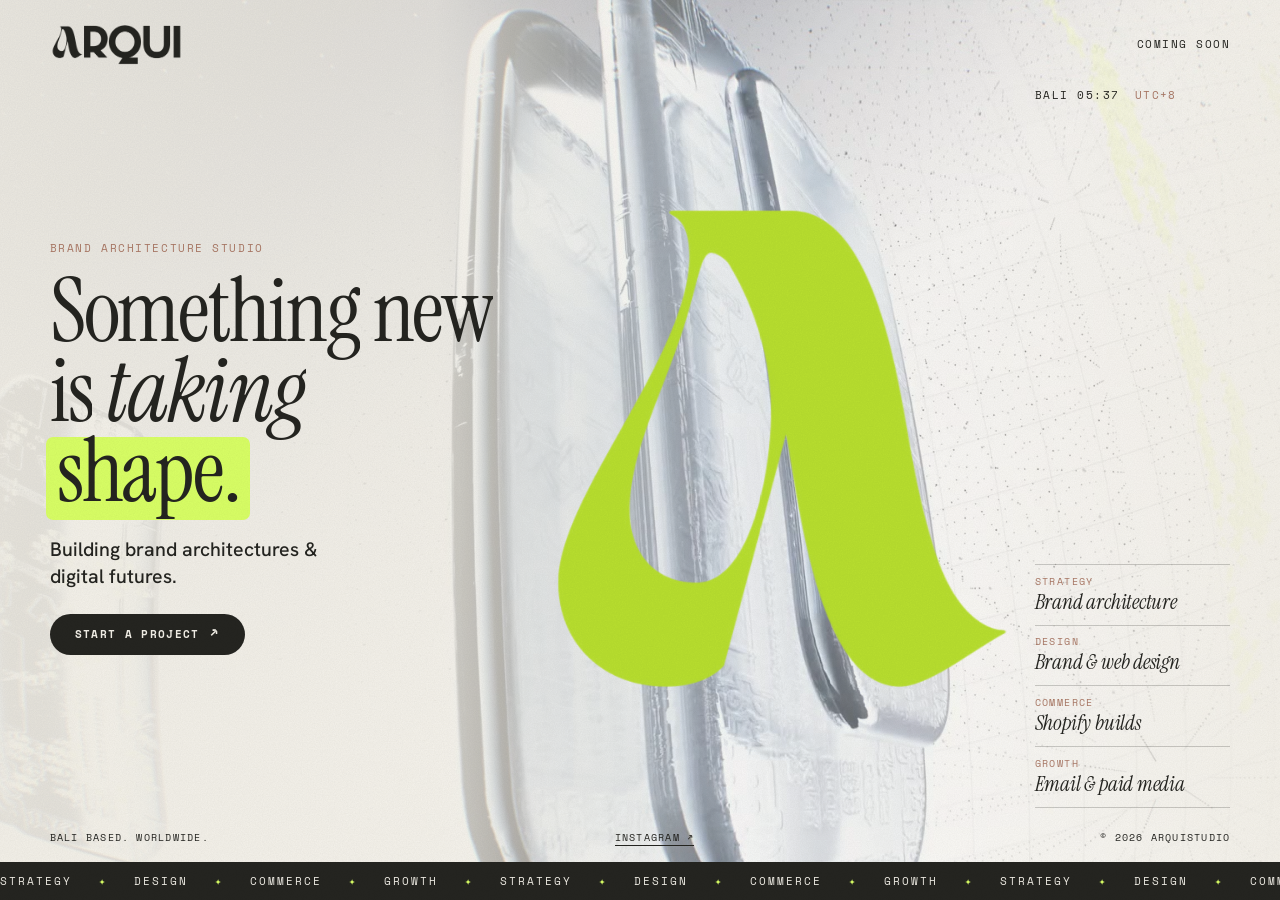
<file: index.html>
<!doctype html>
<html lang="en">
<head>
  <meta charset="utf-8">
  <meta name="viewport" content="width=device-width, initial-scale=1">
  <title>ARQUISTUDIO — Something new is taking shape</title>
  <meta name="description" content="Building brand architectures & digital futures. Strategy. Design. Commerce. Growth. Bali based. Worldwide. Coming soon.">
  <meta name="theme-color" content="#F3F0E8">
  <meta property="og:title" content="ARQUISTUDIO — Something new is taking shape">
  <meta property="og:description" content="Building brand architectures & digital futures. Coming soon.">
  <meta property="og:url" content="https://arquistudio.co">
  <meta property="og:type" content="website">
  <link rel="icon" type="image/jpeg" href="assets/favicon.jpg">
  <link rel="canonical" href="https://arquistudio.co">

  <link rel="preconnect" href="https://fonts.googleapis.com">
  <link rel="preconnect" href="https://fonts.gstatic.com" crossorigin>
  <link href="https://fonts.googleapis.com/css2?family=Hanken+Grotesk:wght@400;500;600&family=Instrument+Serif:ital@0;1&family=Space+Mono&display=swap" rel="stylesheet">
  <link rel="stylesheet" href="styles.css">
  <script>document.documentElement.classList.add('js');</script>
</head>
<body>
  <div class="page">

    <div class="bg" aria-hidden="true">
      <video class="bg-video" autoplay muted loop playsinline preload="auto" poster="assets/bg-poster.jpg">
        <source src="assets/bg-loop.mp4" type="video/mp4">
      </video>
      <div class="bg-veil"></div>
    </div>

    <header class="top">
      <a class="brand" href="./" aria-label="ARQUISTUDIO home" data-cursor-dot>
        <img src="assets/arqui-wordmark.png" alt="ARQUI" width="1320" height="450">
      </a>
      <p class="tag">Coming soon</p>
    </header>

    <main class="hero">
      <img class="mark" src="assets/arqui-a-lime.png" alt="" width="1120" height="1200" aria-hidden="true">

      <aside class="aside reveal" style="--d:1.35s" aria-label="Studio details">
        <p class="clock">Bali <time id="clock">--:--</time> <span>UTC+8</span></p>
        <ul class="services">
          <li data-info="Positioning, naming and the thinking behind a brand, set out before a single pixel is drawn."><span>Strategy</span><em>Brand architecture</em></li>
          <li data-info="Brand identity, websites and email design that share one visual language, from the logo to the last page."><span>Design</span><em>Brand &amp; web design</em></li>
          <li data-info="Fast, fixed-price Shopify stores built to sell, with checkout, payments and shipping ready at launch."><span>Commerce</span><em>Shopify builds</em></li>
          <li data-info="Launch plans, email marketing and paid media that put the brand in front of the right people."><span>Growth</span><em>Email &amp; paid media</em></li>
        </ul>
      </aside>

      <p class="eyebrow reveal" style="--d:.05s">Brand architecture studio</p>

      <h1 class="headline" aria-label="Something new is taking shape.">
        <span class="line"><span class="word">Something</span> <span class="word">new</span></span>
        <span class="line"><span class="word">is</span> <span class="word it">taking</span></span>
        <span class="line"><span class="word hl">shape.</span></span>
      </h1>

      <p class="sub reveal" style="--d:.9s">Building brand architectures &amp; digital futures.</p>

      <div class="launch-note reveal" style="--d:1.05s" id="launch-note">
        <a class="follow" id="cta" href="mailto:anna@arquistudio.co?subject=New%20project%20enquiry" data-cursor-dot="light"><span>Start a project</span><span class="arrow" aria-hidden="true">↗</span></a>
      </div>
    </main>

    <footer class="meta reveal" style="--d:1.2s">
      <p>Bali based. Worldwide.</p>
      <a href="https://instagram.com/arquistudio.co" target="_blank" rel="noopener" data-cursor-dot>Instagram ↗</a>
      <p>© <span id="year">2026</span> ARQUISTUDIO</p>
    </footer>

    <div class="marquee" aria-hidden="true" data-cursor-scheme="dark">
      <div class="track">
        <span>Strategy</span><i>✦</i><span>Design</span><i>✦</i><span>Commerce</span><i>✦</i><span>Growth</span><i>✦</i>
        <span>Strategy</span><i>✦</i><span>Design</span><i>✦</i><span>Commerce</span><i>✦</i><span>Growth</span><i>✦</i>
        <span>Strategy</span><i>✦</i><span>Design</span><i>✦</i><span>Commerce</span><i>✦</i><span>Growth</span><i>✦</i>
        <span>Strategy</span><i>✦</i><span>Design</span><i>✦</i><span>Commerce</span><i>✦</i><span>Growth</span><i>✦</i>
      </div>
    </div>

  </div>
  <div class="modal" id="modal" role="dialog" aria-modal="true" aria-labelledby="modal-title" hidden>
    <div class="modal-backdrop" data-close></div>
    <div class="modal-card">
      <button class="modal-x" type="button" data-close aria-label="Close" data-cursor-dot>×</button>
      <form id="enquiry" novalidate>
        <p class="eyebrow">New project</p>
        <h2 id="modal-title">Let&rsquo;s build <em>something.</em></h2>
        <p class="modal-sub">Three quick details and we&rsquo;ll be in touch.</p>
        <label class="fld"><span>Name</span><input name="name" type="text" autocomplete="name" required data-cursor-text></label>
        <label class="fld"><span>Company</span><input name="company_name" type="text" autocomplete="organization" data-cursor-text></label>
        <label class="fld"><span>Email</span><input name="email" type="email" inputmode="email" autocomplete="email" required data-cursor-text></label>
        <input class="vh" type="text" name="_gotcha" tabindex="-1" autocomplete="off" aria-hidden="true">
        <button class="follow send" type="submit" data-cursor-dot="light"><span>Send it</span><span class="arrow" aria-hidden="true">→</span></button>
        <p class="note" id="enq-note" role="status" aria-live="polite"></p>
      </form>
    </div>
  </div>
  <svg class="lg-defs" width="0" height="0" aria-hidden="true" focusable="false">
    <filter id="lg" filterUnits="userSpaceOnUse" primitiveUnits="userSpaceOnUse" x="0" y="0" width="300" height="150" color-interpolation-filters="sRGB">
      <feImage id="lg-map" x="0" y="0" width="300" height="150" preserveAspectRatio="none" result="map"/>
      <!-- three passes at slightly different strengths split red, green and blue along the curved edge -->
      <feDisplacementMap id="lg-dr" in="SourceGraphic" in2="map" scale="90" xChannelSelector="R" yChannelSelector="G" result="dr"/>
      <feColorMatrix in="dr" type="matrix" values="1 0 0 0 0  0 0 0 0 0  0 0 0 0 0  0 0 0 1 0" result="r"/>
      <feDisplacementMap id="lg-dg" in="SourceGraphic" in2="map" scale="96" xChannelSelector="R" yChannelSelector="G" result="dg"/>
      <feColorMatrix in="dg" type="matrix" values="0 0 0 0 0  0 1 0 0 0  0 0 0 0 0  0 0 0 1 0" result="g"/>
      <feDisplacementMap id="lg-db" in="SourceGraphic" in2="map" scale="102" xChannelSelector="R" yChannelSelector="G" result="db"/>
      <feColorMatrix in="db" type="matrix" values="0 0 0 0 0  0 0 0 0 0  0 0 1 0 0  0 0 0 1 0" result="b"/>
      <feBlend in="r" in2="g" mode="screen" result="rg"/>
      <feBlend in="rg" in2="b" mode="screen"/>
    </filter>
  </svg>
  <div class="cursor" aria-hidden="true"><div class="cursor-dot"></div><div class="cursor-ring"><span class="cursor-label"></span><div class="cursor-info"><span class="ci-kicker"></span><strong class="ci-title"></strong><p class="ci-text"></p></div></div></div>
  <script src="main.js"></script>
</body>
</html>
</file>
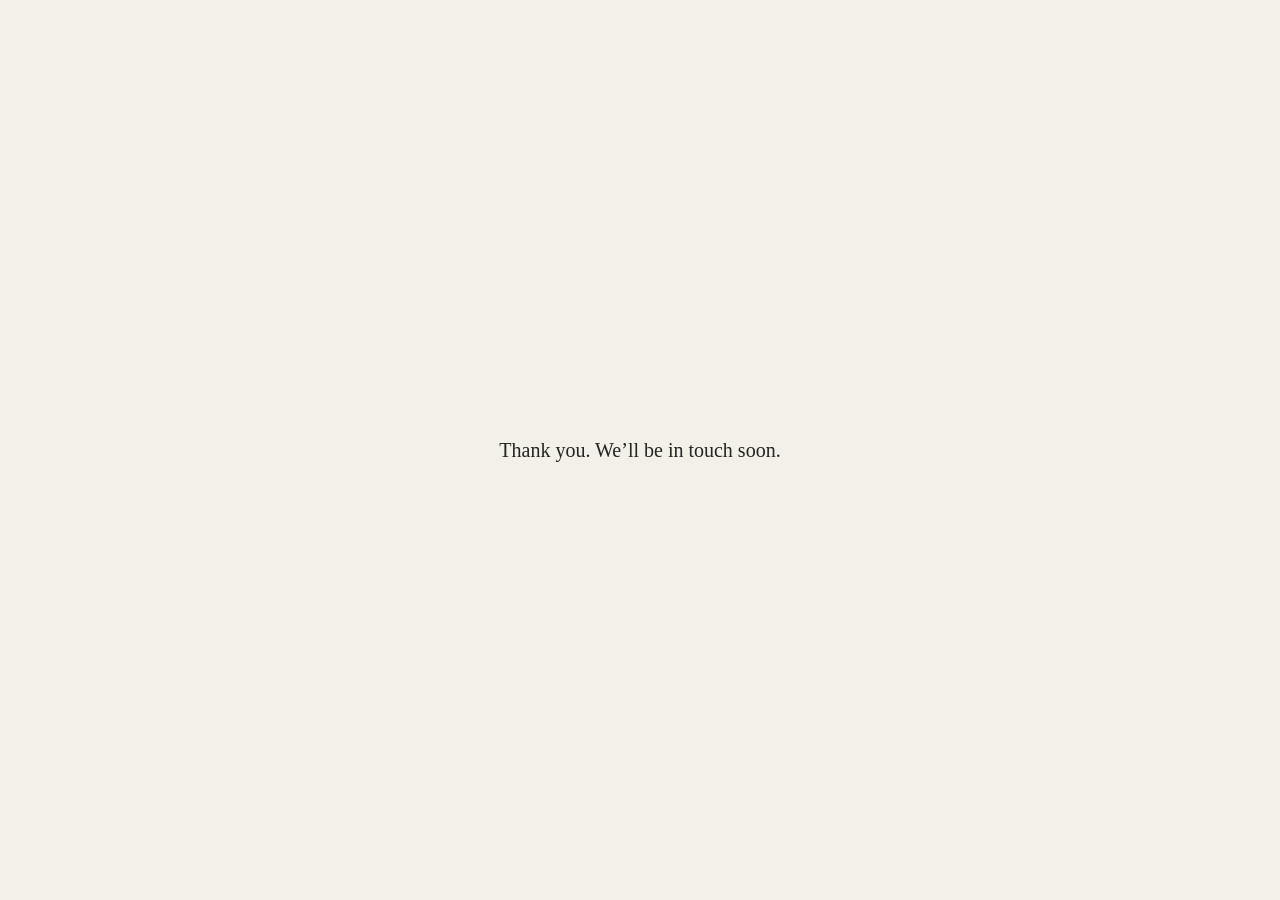
<file: thanks.html>
<!doctype html>
<html lang="en"><head><meta charset="utf-8"><meta name="viewport" content="width=device-width, initial-scale=1">
<meta name="robots" content="noindex"><title>Thank you · ARQUISTUDIO</title>
<style>body{margin:0;min-height:100vh;display:grid;place-items:center;background:#F3F0E8;color:#242420;font:400 20px/1.4 Georgia,serif}</style>
</head><body><p>Thank you. We&rsquo;ll be in touch soon.</p></body></html>
</file>
<file: styles.css>
:root {
  --bone: #F3F0E8;
  --ink: #242420;
  --sage: #B9C1A5;
  --electric: #D9FF65;
  --clay: #AA7865;

  --font-display: 'Instrument Serif', 'Times New Roman', serif;
  --font-body: 'Hanken Grotesk', system-ui, sans-serif;
  --font-mono: 'Space Mono', ui-monospace, monospace;

  --gutter: clamp(18px, 4vw, 56px);
  --ease: cubic-bezier(0.22, 1, 0.36, 1);
}

*, *::before, *::after { box-sizing: border-box; }
html { -webkit-text-size-adjust: 100%; }
body {
  margin: 0;
  background: var(--bone);
  color: var(--ink);
  font-family: var(--font-body);
  -webkit-font-smoothing: antialiased;
  overflow-x: hidden;
}
img { display: block; max-width: 100%; height: auto; }
a { color: inherit; }
.vh { position: absolute; width: 1px; height: 1px; overflow: hidden; clip: rect(0 0 0 0); white-space: nowrap; }

.page {
  min-height: 100vh;
  min-height: 100svh;
  display: flex;
  flex-direction: column;
  position: relative;
  overflow: hidden;
}

/* ---------- header ---------- */
.top {
  position: relative;
  display: flex;
  align-items: center;
  justify-content: space-between;
  padding: clamp(14px, 2.4vw, 28px) var(--gutter) 0;
}
.brand img {
  width: clamp(120px, 14vw, 190px);
}
.tag {
  margin: 0;
  display: inline-flex;
  align-items: center;
  gap: 10px;
  font: 400 11px/1 var(--font-mono);
  letter-spacing: .14em;
  text-transform: uppercase;
}

/* ---------- hero ---------- */
.hero {
  position: relative;
  flex: 1;
  display: flex;
  flex-direction: column;
  justify-content: center;
  padding: clamp(16px, 3.5vh, 48px) var(--gutter);
}
.mark {
  position: absolute;
  z-index: -1;
  right: 0;
  top: 50%;
  width: clamp(180px, min(34vw, 62svh), 520px);
  pointer-events: none;
  transform: translate3d(var(--px, 0px), calc(-50% + var(--py, 0px)), 0) rotate(var(--rot, 0deg));
  will-change: transform;
}
.js .mark { opacity: 0; animation: markIn 1.6s var(--ease) .3s forwards; }
@keyframes markIn {
  from { opacity: 0; clip-path: inset(100% 0 0 0); }
  to   { opacity: 1; clip-path: inset(0 0 0 0); }
}

.eyebrow {
  margin: 0 0 clamp(14px, 2vw, 26px);
  font: 400 12px/1 var(--font-mono);
  letter-spacing: .14em;
  text-transform: uppercase;
  color: var(--clay);
}

.headline {
  margin: 0;
  font-family: var(--font-display);
  font-weight: 400;
  /* sized by width AND height so the whole page fits one screen */
  font-size: clamp(2.8rem, min(12.4vw, calc((100svh - 505px) / 2.7)), 11.5rem);
  line-height: .9;
  letter-spacing: -.025em;
}
.headline .line { display: block; }
.headline .word { display: inline-block; position: relative; white-space: nowrap; }
.headline .it { font-style: italic; }

/* split characters (added by JS) */
.js .headline .word { overflow: hidden; padding-bottom: .12em; margin-bottom: -.12em; vertical-align: top; }
.headline .c {
  display: inline-block;
  transform: translateY(0);
}
.js .headline .c {
  transform: translateY(110%);
  animation: charIn 1.1s var(--ease) forwards;
  animation-delay: calc(.2s + var(--i) * .035s);
}
@keyframes charIn { to { transform: translateY(0); } }

/* lime highlight behind "shape." */
.headline .hl { z-index: 0; padding-inline: .12em; margin-inline: -.04em; }
.headline .hl::before {
  content: '';
  position: absolute;
  inset: .06em 0 .02em;
  background: var(--electric);
  border-radius: .08em;
  z-index: -1;
}
.js .headline .hl::before {
  transform: scaleX(0);
  transform-origin: left;
  /* starts only after the last letter of the heading has landed (~2.2s) */
  animation: wipe 1.1s var(--ease) 2.25s forwards;
}
@keyframes wipe { to { transform: scaleX(1); } }

.sub {
  margin: clamp(22px, 3vw, 40px) 0 0;
  max-width: 28ch;
  font-size: clamp(1.05rem, 1.7vw, 1.4rem);
  line-height: 1.35;
  font-weight: 500;
}

/* fade/slide-up utility */
.js .reveal {
  opacity: 0;
  transform: translateY(18px);
  animation: up 1s var(--ease) forwards;
  animation-delay: var(--d, 0s);
}
@keyframes up { to { opacity: 1; transform: none; } }

/* ---------- signup ---------- */
.signup { margin-top: clamp(22px, 3vw, 36px); width: min(100%, 520px); }
.field {
  display: flex;
  align-items: stretch;
  border: 1px solid var(--ink);
  border-radius: 999px;
  background: var(--bone);
  padding: 5px;
}
.field input {
  flex: 1;
  min-width: 0;
  border: 0;
  background: transparent;
  padding: 0 18px;
  font: 500 16px var(--font-body);
  color: var(--ink);
  outline: none;
}
.field input::placeholder { color: rgba(36, 36, 32, .45); }
.field button {
  position: relative;
  overflow: hidden;
  display: inline-flex;
  align-items: center;
  gap: 10px;
  border: 0;
  border-radius: 999px;
  padding: 15px 24px;
  background: var(--ink);
  color: var(--bone);
  font: 600 12px/1 var(--font-mono);
  letter-spacing: .12em;
  text-transform: uppercase;
  cursor: pointer;
  isolation: isolate;
  transition: background-color .4s var(--ease);
}
.field button:hover { background: #3a3a34; }
.field button:focus-visible { outline: 2px solid var(--ink); outline-offset: 2px; }
.field button[disabled] { opacity: .6; cursor: progress; }

.note {
  margin: 12px 0 0 18px;
  font-size: 13px;
  color: rgba(36, 36, 32, .62);
  min-height: 1.3em;
}
.note.error { color: var(--clay); }

.signup.done .field { display: none; }
.signup.done .note {
  margin: 0;
  font: 400 clamp(1.6rem, 3vw, 2.4rem)/1.1 var(--font-display);
  color: var(--ink);
  animation: up .9s var(--ease) both;
}
.signup.done .note::before {
  content: '✦ ';
  background: var(--electric);
  border-radius: 999px;
  padding: 0 .35em;
  margin-right: .2em;
  font-size: .7em;
  vertical-align: .12em;
}

/* ---------- footer meta + marquee ---------- */
.meta {
  position: relative;
  z-index: 2;
  display: flex;
  flex-wrap: wrap;
  align-items: center;
  justify-content: space-between;
  gap: 8px 24px;
  padding: 0 var(--gutter) 18px;
  font: 400 11px/1.4 var(--font-mono);
  letter-spacing: .12em;
  text-transform: uppercase;
}
.meta p { margin: 0; }
.meta a { text-decoration: none; border-bottom: 1.5px solid var(--ink); transition: background .3s var(--ease); }
.meta a:hover { background: var(--electric); }

.marquee {
  position: relative;
  z-index: 2;
  overflow: hidden;
  background: var(--ink);
  color: var(--bone);
  padding: 14px 0;
}
.track {
  display: flex;
  width: max-content;
  gap: 28px;
  align-items: center;
  font: 400 12px/1 var(--font-mono);
  letter-spacing: .18em;
  text-transform: uppercase;
  white-space: nowrap;
  animation: slide 34s linear infinite;
}
.track i { font-style: normal; color: var(--electric); }
.marquee.paused .track { animation-play-state: paused; }
@keyframes slide { to { transform: translateX(-50%); } }

/* ---------- small screens ---------- */
@media (max-width: 720px) {
  .mark { top: 36%; right: -18vw; width: 78vw; }
  .tag { font-size: 10px; }
  .field button { padding: 14px 18px; }
  .field button .arrow { display: none; }
  .meta { justify-content: flex-start; }
}

/* ---------- reduced motion ---------- */
@media (prefers-reduced-motion: reduce) {
  .js .reveal, .js .headline .c, .js .mark { animation: none; opacity: 1; transform: none; clip-path: none; }
  .js .headline .hl::before { animation: none; transform: none; }
  .track { animation: none; }
  .mark { transform: translateY(-50%); }
}

/* ---------- cursor (fine pointers only; enabled by main.js) ---------- */
.cursor { display: none; }
.has-cursor, .has-cursor * { cursor: none !important; }
.has-cursor .cursor {
  --ink-c: var(--ink);
  display: block;
  position: fixed;
  inset: 0;
  z-index: 999;
  pointer-events: none;
  opacity: 0;
  transition: opacity .4s var(--ease);
}
.has-cursor .cursor.on { opacity: 1; }
.cursor.dark { --ink-c: var(--bone); }

.cursor-dot, .cursor-ring {
  position: absolute;
  left: 0; top: 0;
  will-change: transform;
}
.cursor-dot::after, .cursor-ring::before { content: ''; position: absolute; border-radius: 50%; }

/* precise dot: no lag */
.cursor-dot::after {
  width: 6px; height: 6px;
  left: -3px; top: -3px;
  background: var(--ink-c);
  transition: transform .4s var(--ease), background-color .3s var(--ease);
}

/* trailing ring: sized and shaped by state */
.cursor-ring::before {
  width: var(--s, 38px);
  height: var(--s, 38px);
  left: calc(var(--s, 38px) / -2);
  top: calc(var(--s, 38px) / -2);
  border: 1px solid var(--ink-c);
  transition:
    width .6s var(--ease), height .6s var(--ease),
    left .6s var(--ease), top .6s var(--ease),
    border-radius .5s var(--ease), background-color .4s var(--ease),
    border-color .4s var(--ease), transform .35s var(--ease), opacity .45s var(--ease),
    backdrop-filter .5s var(--ease), -webkit-backdrop-filter .5s var(--ease);
}
.cursor.down .cursor-ring::before { transform: scale(.82); }

.cursor-label {
  position: absolute;
  left: 0; top: 0;
  transform: translate(-50%, -50%) scale(.6);
  font: 400 9.5px/1 var(--font-mono);
  letter-spacing: .1em;
  text-transform: uppercase;
  color: var(--ink);
  white-space: nowrap;
  opacity: 0;
  transition: opacity .25s var(--ease), transform .5s var(--ease);
}

/* action: link / button becomes an ink disc with a label */
.cursor.action { --s: 58px; }
.cursor.action .cursor-ring::before { background: var(--ink); border-color: var(--ink); }
.cursor.action .cursor-label {
  color: var(--bone); opacity: 1; transform: translate(-50%, -50%) scale(1); transition-delay: .08s; }
.cursor.action .cursor-dot::after { transform: scale(0); }

/* text: slim caret bar over the email field */
.cursor.text .cursor-ring::before {
  width: 2px; height: 30px;
  left: -1px; top: -15px;
  border-radius: 2px;
  background: var(--ink-c);
  border-color: var(--ink-c);
}
.cursor.text .cursor-dot::after { transform: scale(0); }


/* ---------- desktop: one shared unit keeps every proportion fixed ----------
   --u is ~1px at a 1440x760 window and scales with whichever of width or
   height is tighter, so the whole page shrinks or grows as one composition. */
@media (min-width: 721px) {
  :root {
    --u: clamp(.62px, min(calc(100vw / 1440), calc(100svh / 760)), 1.7px);
    --gutter: calc(56 * var(--u));
  }
  .top { padding-top: calc(24 * var(--u)); }
  .brand img { width: calc(150 * var(--u)); }
  .tag { font-size: calc(12 * var(--u)); }
  .hero { padding-block: calc(20 * var(--u)); }
  .mark { width: calc(430 * var(--u)); }
  .eyebrow { font-size: calc(12.5 * var(--u)); margin-bottom: calc(20 * var(--u)); }
  .headline { font-size: calc(100 * var(--u)); }
  .sub { font-size: calc(22 * var(--u)); margin-top: calc(28 * var(--u)); }
  .signup { margin-top: calc(28 * var(--u)); width: calc(540 * var(--u)); }
  .field { padding: calc(5 * var(--u)); }
  .field input { font-size: calc(16 * var(--u)); padding: 0 calc(22 * var(--u)); }
  .field button { font-size: calc(12.5 * var(--u)); padding: calc(16 * var(--u)) calc(28 * var(--u)); }
  .note { font-size: calc(13 * var(--u)); margin: calc(12 * var(--u)) 0 0 calc(22 * var(--u)); }
  .signup.done .note { font-size: calc(36 * var(--u)); margin: 0; }
  .meta { font-size: calc(11.5 * var(--u)); padding-bottom: calc(18 * var(--u)); }
  .marquee { padding: calc(15 * var(--u)) 0; }
  .track { font-size: calc(12.5 * var(--u)); gap: calc(30 * var(--u)); }
}

/* ---------- aside: Bali clock + services ---------- */
.aside { display: none; }
@media (min-width: 721px) {
  .aside {
    position: absolute;
    right: var(--gutter);
    top: calc(26 * var(--u));
    bottom: calc(26 * var(--u));
    width: calc(220 * var(--u));
    display: flex;
    flex-direction: column;
    justify-content: space-between;
  }
  .clock {
    margin: 0;
    font: 400 calc(12 * var(--u))/1 var(--font-mono);
    letter-spacing: .14em;
    text-transform: uppercase;
  }
  .clock time { font-variant-numeric: tabular-nums; }
  .clock span { color: var(--clay); margin-left: .6em; }
  .services { list-style: none; margin: 0; padding: 0; }
  .services li {
    display: flex;
    flex-direction: column;
    gap: calc(5 * var(--u));
    padding: calc(13 * var(--u)) 0;
    border-top: 1px solid rgba(36, 36, 32, .22);
  }
  .services li:last-child { border-bottom: 1px solid rgba(36, 36, 32, .22); }
  .services span {
    font: 400 calc(11 * var(--u))/1 var(--font-mono);
    letter-spacing: .14em;
    text-transform: uppercase;
    color: var(--clay);
  }
  .services em {
    font: italic 400 calc(24 * var(--u))/1.05 var(--font-display);
    letter-spacing: -.01em;
  }
  /* the lime a moves in and grows so it overlaps the headline's tail */
  .mark { width: calc(540 * var(--u)); right: calc(290 * var(--u)); }
}

/* ---------- paper grain ---------- */
body::after {
  content: '';
  position: fixed;
  inset: 0;
  z-index: 50;
  pointer-events: none;
  opacity: .09;
  mix-blend-mode: multiply;
  background-image: url("data:image/svg+xml,%3Csvg xmlns='http://www.w3.org/2000/svg' width='220' height='220'%3E%3Cfilter id='n'%3E%3CfeTurbulence type='fractalNoise' baseFrequency='.85' numOctaves='2' stitchTiles='stitch'/%3E%3CfeColorMatrix values='0 0 0 0 .14 0 0 0 0 .14 0 0 0 0 .12 0 0 0 .9 0'/%3E%3C/filter%3E%3Crect width='220' height='220' filter='url(%23n)'/%3E%3C/svg%3E");
}

/* cursor parts start off screen so nothing sits in the corner before the first move */
.cursor-dot, .cursor-ring { transform: translate3d(-100px, -100px, 0); }

/* ---------- info cursor: clear glass panel over the services list ---------- */
.lg-defs { position: absolute; width: 0; height: 0; overflow: hidden; }

.cursor-info {
  position: absolute;
  width: calc(300 * var(--u, 1px));
  left: calc(-1 * (300 * var(--u, 1px)));
  top: calc(var(--h, 140px) / -2);
  padding: calc(19 * var(--u, 1px)) calc(22 * var(--u, 1px));
  box-sizing: border-box;
  display: flex;
  flex-direction: column;
  gap: calc(8 * var(--u, 1px));
  opacity: 0;
  transition: opacity .3s var(--ease);
  pointer-events: none;
}
.ci-kicker {
  font: 400 calc(10.5 * var(--u, 1px))/1 var(--font-mono);
  letter-spacing: .16em;
  text-transform: uppercase;
  color: #7d4f3d;
}
.ci-title {
  font: italic 400 calc(30 * var(--u, 1px))/1 var(--font-display);
  letter-spacing: -.01em;
  color: var(--ink);
}
.ci-text {
  margin: 0;
  font: 400 calc(13.5 * var(--u, 1px))/1.45 var(--font-body);
  color: rgba(36, 36, 32, .92);
}

/* text slides in from the direction of travel when the row changes */
.cursor-info.swap .ci-kicker, .cursor-info.swap .ci-title, .cursor-info.swap .ci-text {
  animation: ciIn .7s var(--ease) both;
}
.cursor-info.swap .ci-title { animation-delay: .05s; }
.cursor-info.swap .ci-text { animation-delay: .1s; }
@keyframes ciIn {
  from { opacity: 0; transform: translateY(calc(var(--dir, 1) * 16px)); filter: blur(3px); }
  to   { opacity: 1; transform: none; filter: blur(0); }
}

.cursor.info { --w: calc(300 * var(--u, 1px)); }
.cursor.info .cursor-ring::before {
  width: var(--w);
  height: var(--h, 140px);
  left: calc(-1 * var(--w));
  top: calc(var(--h, 140px) / -2);
  border: 0;
  border-radius: calc(30 * var(--u, 1px));
  /* edge lighting drawn from the panel's own rounded shape (white on the lit side, blue-green on the far side) */
  background: var(--shade, none) center / 100% 100% no-repeat;
  -webkit-backdrop-filter: blur(5px) saturate(1.25);
  backdrop-filter: blur(5px) saturate(1.25);
  box-shadow: 0 26px 60px rgba(20, 60, 60, .13), 0 3px 12px rgba(20, 60, 60, .07);
  transition-duration: .55s;
  transition-timing-function: cubic-bezier(.3, 1.35, .5, 1);
}
/* slab lens: flat magnified centre, crisp curved edge that bends the page hard (Chromium browsers) */
@supports (backdrop-filter: url(#lg)) {
  .cursor.info.lens-ready .cursor-ring::before {
    backdrop-filter: url(#lg) blur(.4px) saturate(1.3);
  }
}
/* soft light halo keeps the type readable over bright lime */
.cursor.info .ci-kicker, .cursor.info .ci-title, .cursor.info .ci-text {
  text-shadow: 0 0 10px rgba(255, 255, 255, .6), 0 0 2px rgba(255, 255, 255, .45);
}
.cursor.info .cursor-dot::after { transform: scale(1); }
.cursor.info .cursor-info { opacity: 1; transition-delay: .1s; }

/* ---------- video background (plays forward, then reversed, as one seamless loop) ---------- */
.bg {
  position: absolute;
  inset: 0;
  z-index: -1;
  overflow: hidden;
  background: var(--bone);
  pointer-events: none;
}
.bg-video {
  width: 100%;
  height: 100%;
  object-fit: cover;
  display: block;
}
/* light veil keeps the ink type readable; the film shows through toward the right */
.bg-veil {
  position: absolute;
  inset: 0;
  background: linear-gradient(90deg,
    rgba(243, 240, 232, .95) 0%,
    rgba(243, 240, 232, .88) 34%,
    rgba(243, 240, 232, .36) 58%,
    rgba(243, 240, 232, .44) 76%,
    rgba(243, 240, 232, .88) 100%);
}
@media (max-width: 720px) {
  .bg-veil { background: rgba(243, 240, 232, .82); }
}

/* ---------- launch note: stands in for the signup form until a mailing service is wired ---------- */
.launch-note[hidden] { display: none; }
.launch-note { margin-top: clamp(22px, 3vw, 36px); }
.follow {
  display: inline-flex;
  align-items: center;
  gap: 12px;
  padding: 16px 28px;
  border-radius: 999px;
  background: var(--ink);
  color: var(--bone);
  text-decoration: none;
  font: 600 12.5px/1 var(--font-mono);
  letter-spacing: .12em;
  text-transform: uppercase;
  transition: background-color .4s var(--ease);
}
.follow:hover { background: #3a3a34; }
.follow:focus-visible { outline: 2px solid var(--ink); outline-offset: 3px; }
.follow .arrow { font-size: 1.15em; line-height: 1; }
.launch-note .note { margin: 14px 0 0 4px; }
@media (min-width: 721px) {
  .launch-note { margin-top: calc(28 * var(--u)); }
  .follow { font-size: calc(12.5 * var(--u)); padding: calc(16 * var(--u)) calc(28 * var(--u)); gap: calc(12 * var(--u)); }
  .launch-note .note { font-size: calc(13 * var(--u)); margin: calc(14 * var(--u)) 0 0 calc(4 * var(--u)); }
}

.launch-note .note a.ig { border-bottom: 1px solid currentColor; text-decoration: none; }

/* ---------- enquiry popup ---------- */
.modal[hidden] { display: none; }
.modal { position: fixed; inset: 0; z-index: 500; display: grid; place-items: center; padding: 20px; }
.modal-backdrop { position: absolute; inset: 0; background: rgba(36, 36, 32, .42); -webkit-backdrop-filter: blur(10px); backdrop-filter: blur(10px); animation: mfade .4s var(--ease) both; }
.modal-card {
  position: relative; width: min(100%, 460px); max-height: calc(100dvh - 40px); overflow: auto;
  background: var(--bone); color: var(--ink); border-radius: 22px; padding: 38px 34px 30px;
  box-shadow: 0 30px 80px rgba(36, 36, 32, .35);
  animation: mrise .6s var(--ease) both;
}
.modal-card h2 { font: 400 clamp(34px, 6vw, 44px)/1.02 var(--font-display, 'Instrument Serif', serif); margin: 8px 0 10px; letter-spacing: -.01em; }
.modal-card h2 em { font-style: italic; background: linear-gradient(transparent 62%, #D9FF65 62%); }
.modal-sub { margin: 0 0 22px; opacity: .7; font-size: 15px; }
.modal-x { position: absolute; top: 14px; right: 16px; width: 36px; height: 36px; border: 0; border-radius: 50%; background: transparent; color: var(--ink); font-size: 26px; line-height: 1; cursor: pointer; }
.modal-x:hover { background: rgba(36, 36, 32, .08); }
.fld { display: block; margin-bottom: 14px; }
.fld span { display: block; font: 600 11px/1 var(--font-mono); letter-spacing: .12em; text-transform: uppercase; margin-bottom: 7px; opacity: .65; }
.fld input { width: 100%; box-sizing: border-box; font: inherit; font-size: 16px; padding: 14px 16px; border: 1px solid var(--ink); border-radius: 12px; background: transparent; color: var(--ink); }
.fld input:focus { outline: none; box-shadow: none; }
.fld input.bad { border-color: var(--clay); }
.send { border: 0; cursor: pointer; margin-top: 8px; }
.send[disabled] { opacity: .6; cursor: progress; }
.modal .note { margin: 14px 0 0 2px; min-height: 1.2em; }
.modal.done .fld, .modal.done .send, .modal.done .modal-sub { display: none; }
.modal.done .note { font: 400 30px/1.1 'Instrument Serif', serif; color: var(--ink); margin: 14px 0 0; }
@keyframes mfade { from { opacity: 0; } }
@keyframes mrise { from { opacity: 0; transform: translateY(18px) scale(.98); } }
@media (prefers-reduced-motion: reduce) { .modal-backdrop, .modal-card { animation: none; } }

/* keep the left CTA block from covering the services list, so every row is fully hoverable */
.launch-note { width: fit-content; max-width: 100%; }
@media (min-width: 721px) { .aside { z-index: 3; } }

/* dot: only the precise dot shows (the trailing ring is hidden) */
.cursor.dot .cursor-ring::before { width: 6px; height: 6px; left: -3px; top: -3px; opacity: 0; }
.cursor.dot .cursor-dot::after { transform: scale(1.7); transition: transform .5s var(--ease), background-color .45s var(--ease); }
.cursor.dot.light { --ink-c: var(--bone); }

/* popup closes with a soft fade and drop, mirroring how it opens */
.modal.closing { pointer-events: none; }
.modal.closing .modal-backdrop { animation: mfadeout .4s var(--ease) both; }
.modal.closing .modal-card { animation: mdrop .42s var(--ease) both; }
@keyframes mfadeout { to { opacity: 0; } }
@keyframes mdrop { to { opacity: 0; transform: translateY(14px) scale(.985); } }
@media (prefers-reduced-motion: reduce) { .modal.closing .modal-backdrop, .modal.closing .modal-card { animation: none; } }
</file>
